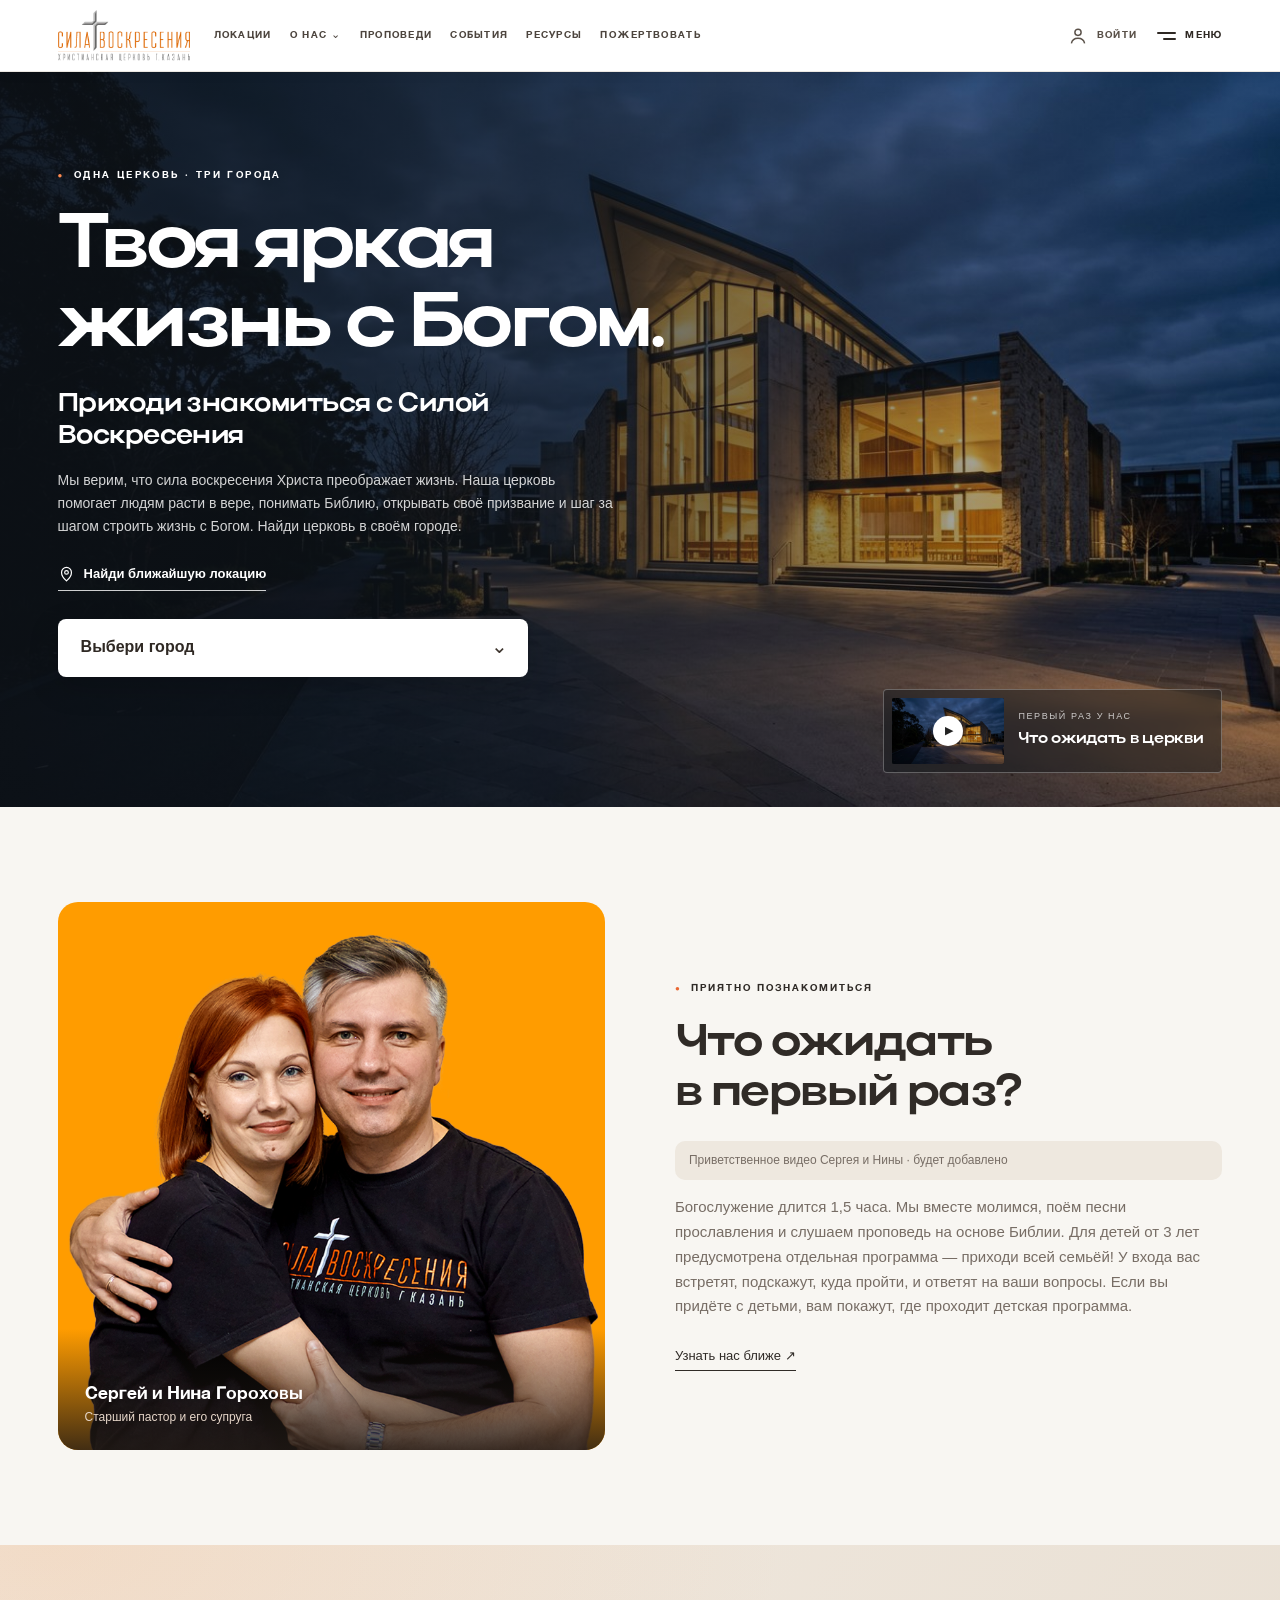
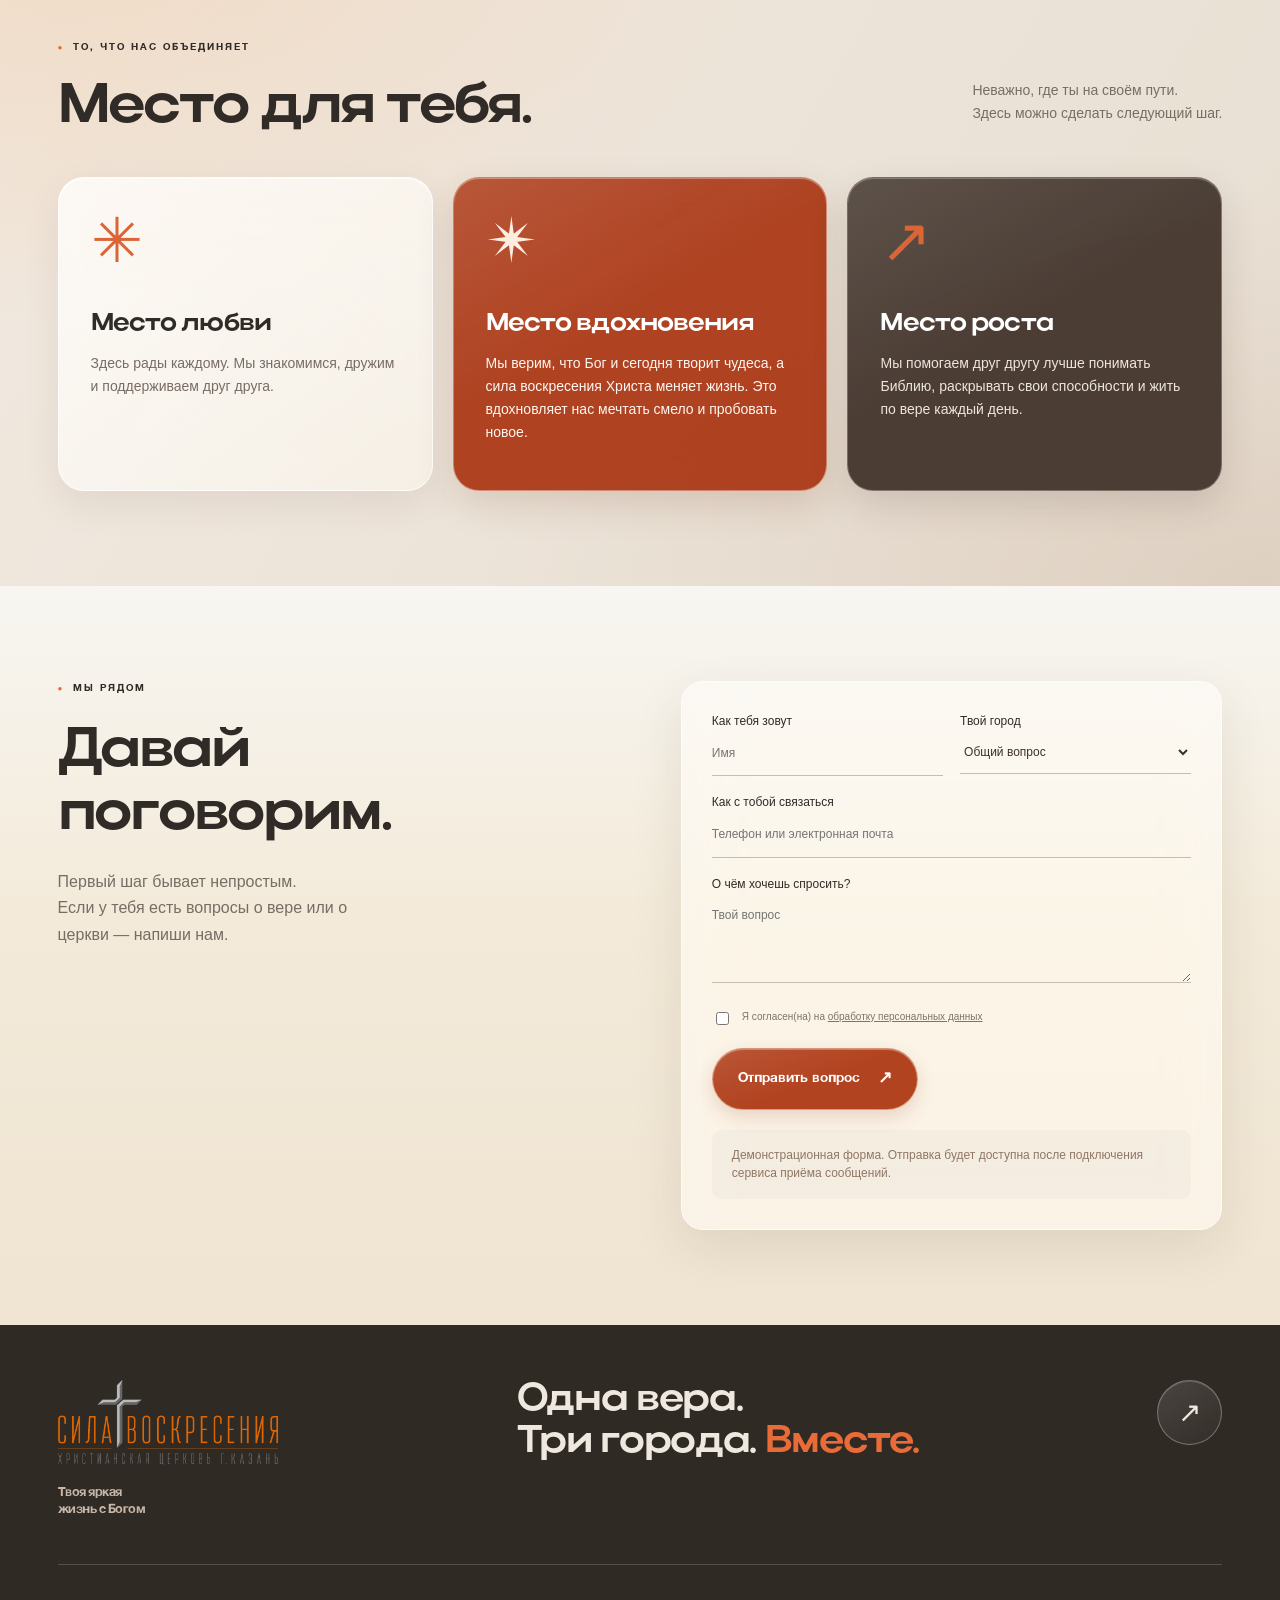
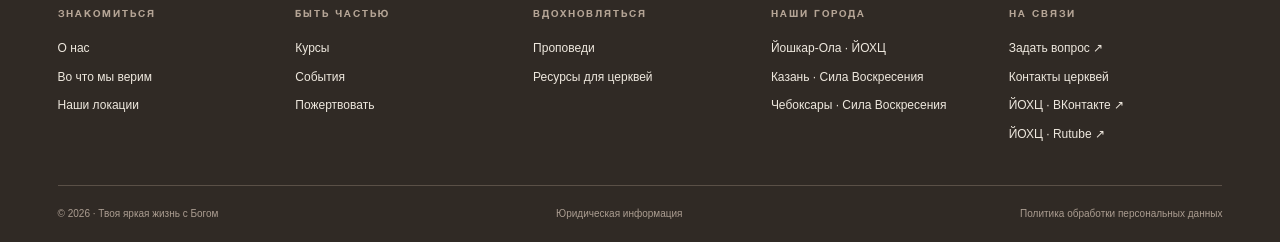
<file: site/shell.html>
<!doctype html><html lang="ru"><head><meta charset="utf-8"><meta name="viewport" content="width=device-width, initial-scale=1"><title>Твоя яркая жизнь с Богом</title><link rel="stylesheet" href="style.css?v=hero1"></head><body><header><a class="brand" href="#/" aria-label="Главная"><img class="brand-logo" src="assets/logo.png" alt="Сила Воскресения — христианская церковь г. Казань"><span class="brand-tagline">Твоя яркая<br>жизнь с Богом</span></a><nav><a href="#/locations">Локации</a><div class="dropdown"><a href="#/about">О нас <small>⌄</small></a><div><a href="#/about">Кто мы</a><a href="#/beliefs">Во что мы верим</a><a href="#/courses">Курсы</a></div></div><a href="#/sermons">Проповеди</a><a href="#/events">События</a><a href="#/resources">Ресурсы</a><a class="button small" href="#/donate">Пожертвовать</a></nav><div class="header-actions"><a class="account-link" href="#/question" aria-label="Задать вопрос"><svg viewBox="0 0 24 24" aria-hidden="true"><circle cx="12" cy="8" r="3.4"/><path d="M4.8 20c.7-3.7 3.5-5.6 7.2-5.6s6.5 1.9 7.2 5.6"/></svg><span>ВОЙТИ</span></a><button class="mobile" aria-label="Открыть меню" onclick="toggleMenu()"><span class="menu-lines"><i></i><i></i></span><span>МЕНЮ</span></button></div></header><div class="menu-overlay" id="menu-overlay" aria-hidden="true"><div class="menu-overlay-inner"><button class="menu-close" onclick="toggleMenu(false)">ЗАКРЫТЬ <span>✕</span></button><div class="menu-grid"><div><span>О ЦЕРКВИ</span><a href="#/about">Кто мы</a><a href="#/beliefs">Во что мы верим</a><a href="#/courses">Курсы</a><a href="#/question">Задать вопрос</a></div><div><span>БЫТЬ ЧАСТЬЮ</span><a href="#/locations">Локации</a><a href="#/events">События</a><a href="#/sermons">Проповеди</a><a href="#/donate">Пожертвовать</a></div><div><span>НАШИ ГОРОДА</span><a href="#/city/0">Йошкар-Ола · ЙОХЦ</a><a href="#/city/1">Казань · Сила Воскресения</a><a href="#/city/2">Чебоксары · Сила Воскресения</a></div><div><span>ДЛЯ ВСЕХ</span><a href="#/children/0">Дети · Йошкар-Ола</a><a href="#/children/1">Дети · Казань</a><a href="#/resources">Ресурсы для церквей</a><a href="#/legal">Юридическая информация</a></div></div></div></div><main id="app"></main><footer><div class="footer-top"><a class="brand" href="#/"><img class="brand-logo" src="assets/logo.png" alt="Сила Воскресения — христианская церковь г. Казань"><span class="brand-tagline">Твоя яркая<br>жизнь с Богом</span></a><h2>Одна вера.<br>Три города. <em>Вместе.</em></h2><a class="round" href="#/locations">↗</a></div><div class="footer-links"><div><span class="eyebrow">ЗНАКОМИТЬСЯ</span><a href="#/about">О нас</a><a href="#/beliefs">Во что мы верим</a><a href="#/locations">Наши локации</a></div><div><span class="eyebrow">БЫТЬ ЧАСТЬЮ</span><a href="#/courses">Курсы</a><a href="#/events">События</a><a href="#/donate">Пожертвовать</a></div><div><span class="eyebrow">ВДОХНОВЛЯТЬСЯ</span><a href="#/sermons">Проповеди</a><a href="#/resources">Ресурсы для церквей</a></div><div><span class="eyebrow">НАШИ ГОРОДА</span><a href="#/city/0">Йошкар-Ола · ЙОХЦ</a><a href="#/city/1">Казань · Сила Воскресения</a><a href="#/city/2">Чебоксары · Сила Воскресения</a></div><div><span class="eyebrow">НА СВЯЗИ</span><a href="#/question">Задать вопрос ↗</a><span>Контакты церквей</span><a href="https://vk.ru/yoccenter" target="_blank" rel="noopener noreferrer">ЙОХЦ · ВКонтакте ↗</a><a href="https://rutube.ru/channel/25806339/" target="_blank" rel="noopener noreferrer">ЙОХЦ · Rutube ↗</a></div></div><div class="legal"><span>© 2026 · Твоя яркая жизнь с Богом</span><a href="#/legal">Юридическая информация</a><a href="#/privacy">Политика обработки персональных данных</a></div></footer><div id="toast" role="status"></div><script src="app.js?v=hero1"></script></body></html>
</file>
<file: site/style.css>
@font-face{font-family:Actaya;src:local('Actaya');font-weight:700}*{box-sizing:border-box}html{scroll-behavior:smooth}body{margin:0;background:#f8f6f2;color:#302b27;font-family:Helvetica,Arial,sans-serif;font-size:16px;line-height:1.55}a{color:inherit;text-decoration:none}button,input,textarea,select{font:inherit}button,a,input,textarea,select{ -webkit-tap-highlight-color:transparent}button{cursor:pointer}header{height:104px;display:flex;align-items:center;justify-content:space-between;padding:0 4.5%;border-bottom:1px solid #e1ddd5;background:#f8f6f2;position:relative;z-index:5}.brand{display:flex;align-items:center;gap:11px;font-size:15px;line-height:1.12;font-weight:700;letter-spacing:-.5px}.brand-mark{font-size:59px;color:#ed652c;line-height:1}nav{display:flex;gap:29px;align-items:center;font-size:13px}nav a:hover{color:#d75b2a}.dropdown{position:relative;padding:25px 0}.dropdown>div{display:none;position:absolute;top:65px;left:-20px;width:210px;background:#fff;padding:18px;box-shadow:0 12px 32px #32271d18}.dropdown:hover>div,.dropdown:focus-within>div{display:grid;gap:12px}.button{display:inline-flex;align-items:center;justify-content:space-between;gap:35px;padding:18px 25px;border:0;background:#ee6a32;color:#fff;border-radius:3px;font-size:14px;line-height:1.4;font-weight:500}.button:hover{background:#d95723;color:white}.button.small{padding:13px 18px;font-size:12px}.button.dark{background:#332d28}.button.outline{border:1px solid #c7beb4;background:none;color:#342b25}.eyebrow{text-transform:uppercase;font-size:10px;letter-spacing:2px;font-weight:600;display:block}.dot:before{content:'●';color:#e96732;margin-right:9px;font-size:8px}h1,h2,h3{font-family:Actaya,Helvetica,Arial,sans-serif;line-height:1.02;letter-spacing:-2.5px;font-weight:700;margin:0}h1{font-size:clamp(58px,6.5vw,102px)}h2{font-size:clamp(38px,4.4vw,66px)}h3{font-size:28px;letter-spacing:-1px}p{color:#776d65;line-height:1.65}em{font-style:normal;color:#e86b38}.hero{padding:59px 4.5% 0}.hero-top{display:grid;grid-template-columns:1.55fr 1fr;gap:9%;padding-bottom:46px}.hero h1{margin-top:22px;max-width:780px}.hero h1 em{display:block}.hero-aside{padding-top:15px}.hero-aside p{font-size:14px;max-width:370px;margin:0 0 22px}.location-list{border-top:1px solid #d9d1c7}.location-list a{display:flex;align-items:center;justify-content:space-between;padding:12px 2px;border-bottom:1px solid #d9d1c7;font-size:18px;font-weight:500}.location-list a:hover{color:#e86b38;padding-left:10px}.location-list small{font-size:10px;font-weight:400;color:#92867c;margin-left:12px}.hero-photo{height:460px;position:relative;overflow:hidden;border-radius:5px;background:#6a5847}.hero-photo img{width:100%;height:100%;object-fit:cover;object-position:50% 43%;filter:brightness(.72)}.hero-photo:after{content:'';position:absolute;inset:30% 0 0;background:linear-gradient(transparent,#24180cb3)}.photo-caption{position:absolute;bottom:32px;left:35px;color:#fff;z-index:1;font-size:30px;line-height:1.2;letter-spacing:-1px}.photo-caption small{display:block;font-size:10px;letter-spacing:2px;margin-bottom:15px}.photo-badge{position:absolute;bottom:30px;right:30px;z-index:1;border:1px solid #ffffff70;color:white;border-radius:40px;padding:9px 18px;font-size:11px}.ticker{display:flex;justify-content:space-between;padding:26px 3px;font-size:11px;letter-spacing:2px;border-bottom:1px solid #ded8ce}.ticker span:nth-child(even){color:#e96632}.section{padding:95px 4.5%}.section-heading{display:flex;justify-content:space-between;align-items:end;margin-bottom:38px;gap:30px}.section-heading .eyebrow{margin-bottom:20px}.section-heading p{max-width:340px;font-size:14px}.welcome{display:grid;grid-template-columns:1.1fr 1fr;gap:7%;align-items:center}.video-placeholder{height:370px;background:#e7e0d6;display:flex;align-items:center;justify-content:center;position:relative;border-radius:4px;overflow:hidden}.video-placeholder:before{content:'✳';position:absolute;font-size:360px;color:#ded2c2;transform:rotate(-10deg)}.play{height:72px;width:72px;background:#f8f6f2;border:0;border-radius:50%;z-index:1;font-size:20px;color:#e66a33}.video-placeholder .label{position:absolute;bottom:22px;left:24px;font-size:12px}.welcome h2{margin:22px 0}.welcome p{font-size:14px}.textlink{display:inline-block;border-bottom:1px solid;padding-bottom:4px;font-size:13px;margin-top:12px}.values{background:#eae4da}.value-grid{display:grid;grid-template-columns:repeat(3,1fr);gap:20px}.value-card{padding:32px;background:#f7f4ed;min-height:305px;border-radius:4px}.value-icon{font-size:62px;color:#db6537;height:100px;line-height:1}.value-card p{font-size:14px;max-width:310px}.value-card:nth-child(2){background:#d66d42;color:white}.value-card:nth-child(2) p,.value-card:nth-child(2) .value-icon{color:#ffede1}.value-card:nth-child(3){background:#4b4036;color:#fff}.value-card:nth-child(3) p{color:#d4c9be}.question{display:grid;grid-template-columns:1fr 1fr;gap:12%}.question h2{margin:23px 0}.question p{max-width:330px}.form-grid{display:grid;grid-template-columns:1fr 1fr;gap:17px}label{display:block;font-size:12px}input,select,textarea{width:100%;background:transparent;border:0;border-bottom:1px solid #c6bcb0;padding:13px 0;outline:none;border-radius:0;color:#3b322a}input:focus,select:focus,textarea:focus{border-color:#e86631}textarea{resize:vertical;min-height:90px}.full{grid-column:1/-1}.check{display:flex;gap:10px;align-items:start;font-size:10px;color:#7d746c;margin:20px 0}.check input{width:auto;margin-top:3px}.check a{text-decoration:underline}footer{padding:55px 4.5% 20px;background:#302a25;color:#eee8de}.footer-top{display:flex;align-items:start;justify-content:space-between;padding-bottom:45px;border-bottom:1px solid #5a5047}.footer-top h2{font-size:45px}.round{border:1px solid #827366;border-radius:50%;width:65px;height:65px;display:grid;place-items:center;font-size:28px}.footer-links{display:grid;grid-template-columns:repeat(4,1fr);padding:42px 0;gap:20px}.footer-links>div{display:flex;flex-direction:column;gap:10px;font-size:12px}.footer-links .eyebrow{color:#b5a596;margin-bottom:7px}.legal{display:flex;justify-content:space-between;gap:20px;border-top:1px solid #5a5047;padding-top:20px;color:#ab9d91;font-size:10px}.page-head{padding:65px 4.5% 48px;background:#eee8df}.page-head h1{font-size:70px;margin:22px 0}.page-head p{max-width:650px}.crumb{font-size:12px;color:#918176}.cards{display:grid;grid-template-columns:repeat(3,1fr);gap:24px}.card{padding:32px;border:1px solid #d9d0c4;border-radius:4px;display:flex;flex-direction:column;align-items:start;gap:18px}.card .number{font-size:12px;color:#b09784}.card p{font-size:14px;flex:1;margin:0}.card a{margin-top:auto}.card h3{line-height:1.15}.filters{display:flex;flex-wrap:wrap;gap:10px;margin-bottom:35px}.chip{border:1px solid #cfc4b6;border-radius:30px;background:none;color:#66594e;padding:10px 22px;font-size:13px}.chip.active{background:#e86b38;color:white;border-color:#e86b38}.content{max-width:850px;margin:auto}.content h2{font-size:40px;margin:42px 0 20px}.content h3{margin:30px 0 15px}.content p{font-size:16px}.content li{margin-bottom:18px;color:#776d65}.placeholder{background:#e9e2d8;padding:45px 30px;border-radius:4px;text-align:center;color:#8f7f70;min-height:150px;display:grid;place-items:center}.info-grid{display:grid;grid-template-columns:1fr 1fr;gap:24px;margin:30px 0}.empty{padding:45px;border:1px dashed #c6b8a8;color:#847364;text-align:center}.notice{font-size:12px;color:#8f7764;background:#eee7dd;padding:16px 20px;margin-top:20px}.mobile{display:none}#toast{position:fixed;bottom:25px;left:50%;transform:translateX(-50%);padding:18px 25px;background:#302a25;color:#fff;z-index:20;border-radius:4px;display:none;max-width:90%;font-size:14px}.search{max-width:550px;margin-bottom:30px}.donate-options{display:grid;grid-template-columns:1fr 1fr;gap:12px;margin-bottom:25px}.donate-options button{border:1px solid #d2c5b5;padding:18px;background:transparent;text-align:left}.donate-options button.active{border-color:#e86b38;background:#f5e0d3}@media(min-width:1500px){body{max-width:1800px;margin:auto}}@media(max-width:1050px){nav{gap:15px;font-size:11px}header{padding:0 3%}.brand{font-size:12px}.hero-top{gap:5%}.location-list small{display:none}}@media(max-width:760px){header{height:80px;padding:0 6%}.brand{font-size:13px}.brand-mark{font-size:48px}.mobile{display:block;border:0;background:none;font-size:26px}nav{display:none;position:absolute;top:80px;left:0;right:0;background:#f8f6f2;padding:25px 6%;font-size:15px;box-shadow:0 12px 20px #352b241a}nav.open{display:flex;flex-direction:column;align-items:stretch}.dropdown{padding:0}.dropdown>div{position:static;box-shadow:none;background:none}.hero{padding:35px 6% 0}.hero-top{grid-template-columns:1fr;gap:28px;padding-bottom:30px}h1{font-size:61px;letter-spacing:-3px}.hero h1{margin-top:18px}.hero-aside{padding:0}.hero-aside p{max-width:100%;font-size:14px}.hero-photo{height:340px}.photo-caption{left:22px;bottom:25px;font-size:25px}.photo-badge{display:none}.ticker{font-size:8px;letter-spacing:1px}.ticker span:last-child,.ticker span:nth-last-child(2){display:none}.section{padding:58px 6%}.welcome,.question{grid-template-columns:1fr;gap:35px}.video-placeholder{height:280px}.welcome{display:flex;flex-direction:column-reverse;align-items:stretch}.section-heading{align-items:start;flex-direction:column;gap:10px}.section-heading p{margin:0}.value-grid,.cards{grid-template-columns:1fr}.value-card{min-height:260px}.footer-top{flex-wrap:wrap;gap:35px}.footer-top h2{font-size:34px}.round{width:48px;height:48px}.footer-links{grid-template-columns:1fr 1fr;gap:30px}.legal{flex-direction:column;gap:12px}.page-head{padding:40px 6% 30px}.page-head h1{font-size:49px;letter-spacing:-2px}.info-grid,.donate-options{grid-template-columns:1fr}.form-grid{gap:18px}.content h2{font-size:34px}.question h2{font-size:48px}}

/* Brand assets and softer controls */
.brand-logo{display:block;width:170px;height:auto;flex-shrink:0}.brand-tagline{padding-left:14px;border-left:1px solid #cfc5b9;font-size:12px;line-height:1.3;white-space:nowrap}header .brand{gap:14px}header nav{gap:21px}footer .brand{flex-direction:column;align-items:start;gap:20px}footer .brand-logo{width:220px}footer .brand-tagline{border-left:0;padding:0;color:#c6b7a9;font-size:13px}.button{border-radius:999px;transition:background .2s,transform .2s,box-shadow .2s}.button:hover{transform:translateY(-2px);box-shadow:0 7px 18px #8d42151a}.button:active{transform:translateY(0);box-shadow:none}.button span{font-size:17px}.donate-options button{border-radius:16px;transition:background .2s,border-color .2s}.chip{transition:background .2s,transform .2s}.chip:hover{transform:translateY(-1px);border-color:#e86b38}a:focus-visible,button:focus-visible{outline:3px solid #e86b38;outline-offset:5px}.pastor-portrait{margin:0;position:relative;background:#ff9c00;border-radius:20px;overflow:hidden}.pastor-portrait img{display:block;width:100%;height:auto}.pastor-portrait figcaption{position:absolute;bottom:0;left:0;right:0;padding:52px 27px 24px;background:linear-gradient(transparent,#211a16d9);color:#fff;display:flex;flex-direction:column;line-height:1.5}.pastor-portrait figcaption strong{font-size:18px;font-weight:500}.pastor-portrait figcaption span{font-size:12px;color:#e6d6c9}.content>.pastor-portrait{max-width:620px}.welcome .pastor-portrait{max-width:560px}.mobile{border-radius:10px}
@media(max-width:1200px) and (min-width:761px){header .brand-tagline{display:none}header nav{gap:16px}.brand-logo{width:150px}}
@media(max-width:760px){header .brand-logo{width:145px}header .brand{gap:10px}header .brand-tagline{font-size:10px;padding-left:10px}.welcome .pastor-portrait{width:100%;max-width:100%}.pastor-portrait{border-radius:16px}.pastor-portrait figcaption{padding:45px 20px 20px}.button{padding:16px 23px}.footer-top .brand{width:100%}}

/* Layout revision: header, hero and actions */
header{height:auto;min-height:108px;gap:28px;padding:18px 4.5%}header .brand{flex-shrink:0}header .brand-logo{width:152px}header .brand-tagline{display:block;font-size:11px}header nav{gap:clamp(14px,1.5vw,25px);flex-wrap:nowrap}header nav>a,.dropdown>a{white-space:nowrap}.button{max-width:100%;min-height:48px;gap:18px;text-align:left;line-height:1.4;vertical-align:middle;flex-shrink:0}.button span{flex-shrink:0}.button.small{min-height:44px;padding:12px 20px;white-space:nowrap}.card{min-width:0}.card .button{width:100%;margin-top:auto;white-space:normal}.hero{padding-top:64px;padding-bottom:60px;border-bottom:1px solid #ded8ce}.hero-top{grid-template-columns:minmax(0,1.35fr) minmax(290px,.85fr);gap:clamp(36px,7vw,110px);padding:0;align-items:center}.hero h1{font-size:clamp(58px,6.3vw,96px);letter-spacing:-3.5px}.vision-copy{font-size:16px;max-width:590px;margin:26px 0 0}.hero-aside{padding:30px;background:#eee8df;border:1px solid #ded5ca;border-radius:20px;min-width:0}.hero-aside h2{font-size:38px;letter-spacing:-1.5px;margin:18px 0 28px}.hero-aside>.eyebrow:not(.dot){font-size:9px;letter-spacing:1.5px}.location-list a{gap:20px;font-size:20px;padding:16px 0}.location-list a>span:first-child{min-width:0}.location-list small{display:none}.location-list a>span:last-child{flex-shrink:0}.welcome{grid-template-columns:minmax(0,1fr) minmax(0,1fr);gap:6%}.welcome p{font-size:15px}.video-note{padding:10px 14px;border-radius:10px;background:#eee8df;font-size:12px!important}.question{grid-template-columns:minmax(0,1fr) minmax(0,1fr);gap:7%}.form-grid>*{min-width:0}.info-grid{grid-template-columns:repeat(2,minmax(0,1fr))}.content>.button{margin:8px 8px 8px 0}.footer-top{gap:32px}.footer-top h2{min-width:0}h1,h2,h3{overflow-wrap:break-word}
@media(max-width:1250px){header{min-height:94px;padding:14px 5%}header .brand-tagline{display:block}.mobile{display:grid;place-items:center;width:46px;height:46px;border:1px solid #d6cabe;background:transparent;font-size:25px;flex-shrink:0}header nav{display:none;position:absolute;top:100%;left:0;right:0;padding:24px 5%;background:#f8f6f2;border-bottom:1px solid #d7cbbd;box-shadow:0 12px 20px #352b2410;font-size:15px}header nav.open{display:flex;flex-direction:column;align-items:stretch;gap:0}header nav.open>a{padding:14px 0;border-bottom:1px solid #e2d9cf}header nav.open>.button{padding:14px 22px;margin-top:15px;align-self:flex-start;border-bottom:0}.dropdown{padding:14px 0;border-bottom:1px solid #e2d9cf}.dropdown>div{position:static;box-shadow:none;padding:16px 0 0 16px;background:transparent;width:auto;gap:14px}.hero-top{gap:35px}.value-card{padding:26px}.cards{grid-template-columns:repeat(2,minmax(0,1fr))}}
@media(min-width:761px) and (max-width:1000px){.hero h1{font-size:60px}.hero-top{grid-template-columns:minmax(0,1.15fr) minmax(280px,1fr);gap:28px}.hero-aside{padding:24px}.vision-copy{font-size:14px}.hero-aside h2{font-size:33px}.section{padding-top:65px;padding-bottom:65px}.value-grid{gap:14px}.value-card{padding:22px}.value-card h3{font-size:24px}.value-card p{font-size:13px}}
@media(max-width:760px){header{min-height:88px;padding:14px 6%}header .brand-logo{width:138px}header .brand-tagline{font-size:10px;display:block}.hero{padding:36px 6% 42px}.hero-top{grid-template-columns:minmax(0,1fr);gap:32px}.hero h1{font-size:clamp(46px,9.5vw,66px);letter-spacing:-2.5px}.hero-aside{padding:24px}.hero-aside h2{font-size:34px}.vision-copy{font-size:15px;max-width:100%}.welcome{display:grid;grid-template-columns:minmax(0,1fr);gap:30px}.welcome .pastor-portrait{order:0}.welcome>div{order:1}.question{grid-template-columns:minmax(0,1fr);gap:28px}.cards,.info-grid{grid-template-columns:minmax(0,1fr)}.card .button{width:auto}.footer-top h2{font-size:32px}.footer-top .round{flex-shrink:0}.form-grid{grid-template-columns:minmax(0,1fr)}.full{grid-column:auto}.button{min-height:48px}.value-grid{grid-template-columns:minmax(0,1fr)}}
@media(max-width:380px){header .brand-tagline{font-size:9px;padding-left:8px}header .brand-logo{width:115px}.mobile{width:40px;height:40px}.hero h1{font-size:44px}}

/* Supplied Actay Wide Bold, with Cyrillic */
@font-face{font-family:'Actay Wide';src:url('assets/fonts/ActayWide-Bold.otf') format('opentype');font-weight:700;font-style:normal;font-display:swap}
h1,h2,h3{font-family:'Actay Wide',Helvetica,Arial,sans-serif;font-weight:700;letter-spacing:-.035em;line-height:1.12}
.hero h1{font-size:clamp(48px,5.3vw,82px);letter-spacing:-.045em;line-height:1.1}.hero-aside h2{font-size:32px;letter-spacing:-.03em}.page-head h1{font-size:clamp(38px,5.3vw,70px)}.card h3{font-size:25px;line-height:1.2}.value-card h3{font-size:25px}.footer-top h2{font-size:38px}.content h2{font-size:36px}.welcome h2{font-size:clamp(32px,3.5vw,52px)}
@media(max-width:1000px) and (min-width:761px){.hero h1{font-size:48px}.hero-top{grid-template-columns:minmax(0,1.15fr) minmax(280px,1fr)}.hero-aside h2{font-size:29px}.value-card h3{font-size:20px}.value-card{padding:20px}}
@media(max-width:760px){.hero h1{font-size:clamp(37px,7.6vw,59px)}h2{font-size:34px}.hero-aside h2{font-size:30px}.value-card h3{font-size:25px}.question h2{font-size:38px}.footer-top h2{font-size:29px}.content h2{font-size:30px}}

/* ---- Стекло в стиле Apple: точечно и сдержанно ---- */
html{scroll-padding-top:118px}
header{position:sticky;top:0;z-index:15;background:rgba(248,246,242,.72);-webkit-backdrop-filter:blur(18px) saturate(1.6);backdrop-filter:blur(18px) saturate(1.6);border-bottom:1px solid rgba(60,50,40,.1)}
.hero{background:radial-gradient(120% 150% at 88% -10%,#f6e7d9 0%,rgba(246,231,217,0) 55%),radial-gradient(90% 130% at -5% 110%,#f1e8da 0%,rgba(241,232,218,0) 50%)}
.hero-aside{background:rgba(255,255,255,.55);-webkit-backdrop-filter:blur(22px) saturate(1.5);backdrop-filter:blur(22px) saturate(1.5);border:1px solid rgba(255,255,255,.75);border-radius:24px;box-shadow:0 20px 45px rgba(90,60,35,.12)}
.dropdown>div{background:rgba(255,255,255,.8);-webkit-backdrop-filter:blur(20px) saturate(1.6);backdrop-filter:blur(20px) saturate(1.6);border:1px solid rgba(255,255,255,.85);border-radius:14px;box-shadow:0 16px 40px rgba(50,39,29,.16)}
.question{background:linear-gradient(180deg,#f8f6f2 0%,#f3ead9 45%,#f0e4d2 100%)}
.question form{background:rgba(255,255,255,.5);-webkit-backdrop-filter:blur(24px) saturate(1.5);backdrop-filter:blur(24px) saturate(1.5);border:1px solid rgba(255,255,255,.7);border-radius:22px;padding:30px;box-shadow:0 18px 50px rgba(60,45,30,.1)}
.question .notice{background:rgba(238,231,221,.55);border-radius:10px}
#toast{background:rgba(48,42,37,.78);-webkit-backdrop-filter:blur(16px) saturate(1.4);backdrop-filter:blur(16px) saturate(1.4);border:1px solid rgba(255,255,255,.14);border-radius:16px}
@media(max-width:760px){nav{top:100%;background:rgba(248,246,242,.9);-webkit-backdrop-filter:blur(24px) saturate(1.5);backdrop-filter:blur(24px) saturate(1.5);border-bottom:1px solid rgba(60,50,40,.1)}.dropdown>div{background:none;border:0;box-shadow:none;-webkit-backdrop-filter:none;backdrop-filter:none}.question form{padding:22px;border-radius:18px}html{scroll-padding-top:96px}}
@supports not ((backdrop-filter:blur(2px)) or (-webkit-backdrop-filter:blur(2px))){header{background:#f8f6f2}.hero-aside{background:#eee8df}.dropdown>div{background:#fff}.question form{background:#f7f4ed}#toast{background:#302a25}}
@media (prefers-reduced-transparency:reduce){header{background:#f8f6f2}.hero-aside{background:#eee8df}.dropdown>div{background:#fff}.question form{background:#f7f4ed}#toast{background:#302a25}}

/* Helvetica с кириллицей: в предоставленном файле есть только жирное начертание.
   Для обычного текста используем установленную Helvetica / Arial. */
@font-face{
  font-family:'Church Helvetica Bold';
  src:url('assets/fonts/helvetica_boldcyrusbyme.otf') format('opentype');
  font-style:normal;
  font-weight:700;
  font-display:swap;
}
strong,b,.brand-tagline,.eyebrow,.button,.chip.active{
  font-family:'Church Helvetica Bold',Helvetica,Arial,sans-serif;
}

/* Мягкие цветные блики под стеклом, без потери исходной палитры. */
.values{
  background:
    radial-gradient(ellipse at 4% 0%,rgba(243,189,145,.31),transparent 42%),
    radial-gradient(ellipse at 98% 100%,rgba(177,140,111,.18),transparent 44%),
    linear-gradient(120deg,#f1e9df,#e8dfd3);
}
.value-card,.card{
  border-radius:26px;
  border:1px solid rgba(255,255,255,.78);
  background:linear-gradient(145deg,rgba(255,255,255,.76),rgba(255,253,249,.43));
  box-shadow:inset 0 1px 0 rgba(255,255,255,.78),0 14px 36px rgba(85,60,41,.09);
  -webkit-backdrop-filter:blur(18px) saturate(135%);
  backdrop-filter:blur(18px) saturate(135%);
}
.value-card:nth-child(2){
  color:#fff;
  border-color:rgba(255,239,226,.38);
  background:
    linear-gradient(150deg,rgba(255,255,255,.11),transparent 46%),
    rgba(171,56,22,.94);
  box-shadow:inset 0 1px 0 rgba(255,255,255,.32),0 14px 36px rgba(113,55,30,.16);
}
.value-card:nth-child(2) p{color:#fff7f1}
.value-card:nth-child(2) .value-icon{color:#ffeddf}
.value-card:nth-child(3){
  color:#fff;
  border-color:rgba(255,246,237,.25);
  background:
    linear-gradient(150deg,rgba(255,255,255,.10),transparent 47%),
    rgba(65,52,43,.94);
  box-shadow:inset 0 1px 0 rgba(255,255,255,.25),0 14px 36px rgba(59,43,33,.15);
}
.value-card:nth-child(3) p{color:#eee5dc}

/* Полупрозрачные, но контрастные кнопки с тонкой внутренней подсветкой. */
.button{
  font-weight:700;
  color:#fff;
  border:1px solid rgba(255,239,225,.48);
  background:linear-gradient(160deg,rgba(255,255,255,.10),transparent 52%),rgba(174,56,19,.94);
  box-shadow:inset 0 1px 0 rgba(255,255,255,.30),0 7px 18px rgba(145,57,24,.17);
  -webkit-backdrop-filter:blur(14px) saturate(145%);
  backdrop-filter:blur(14px) saturate(145%);
  transition:background .2s,border-color .2s,transform .2s,box-shadow .2s;
}
.button:hover{
  color:#fff;
  background:linear-gradient(160deg,rgba(255,255,255,.11),transparent 52%),rgba(157,48,16,.96);
  border-color:rgba(255,244,231,.62);
  box-shadow:inset 0 1px 0 rgba(255,255,255,.36),0 10px 22px rgba(145,57,24,.22);
}
.button:active{transform:translateY(0);box-shadow:inset 0 1px 4px rgba(82,31,12,.16)}
.button.dark{
  background:linear-gradient(160deg,rgba(255,255,255,.12),transparent 55%),rgba(47,39,34,.94);
  border-color:rgba(255,255,255,.25);
}
.button.dark:hover{background:linear-gradient(160deg,rgba(255,255,255,.12),transparent 55%),rgba(37,30,26,.97)}
.button.outline{
  color:#45362c;
  border-color:rgba(132,101,79,.30);
  background:linear-gradient(150deg,rgba(255,255,255,.75),rgba(255,252,247,.36));
  box-shadow:inset 0 1px 0 rgba(255,255,255,.9),0 5px 15px rgba(75,52,36,.08);
}
.button.outline:hover{
  color:#9a3f1d;
  border-color:rgba(178,93,51,.45);
  background:linear-gradient(150deg,rgba(255,255,255,.9),rgba(249,237,226,.68));
  box-shadow:inset 0 1px 0 rgba(255,255,255,.95),0 8px 20px rgba(75,52,36,.12);
}
.chip,.donate-options button,.mobile{
  background:linear-gradient(145deg,rgba(255,255,255,.70),rgba(255,252,248,.32));
  border-color:rgba(149,122,103,.32);
  box-shadow:inset 0 1px 0 rgba(255,255,255,.75),0 5px 15px rgba(75,52,36,.05);
  -webkit-backdrop-filter:blur(14px) saturate(135%);
  backdrop-filter:blur(14px) saturate(135%);
}
.chip.active{
  color:#fff;
  border-color:rgba(162,54,20,.65);
  background:linear-gradient(155deg,rgba(255,255,255,.10),transparent 55%),rgba(174,56,19,.94);
  box-shadow:inset 0 1px 0 rgba(255,255,255,.28),0 5px 14px rgba(145,57,24,.16);
  font-weight:700;
}
.donate-options button.active{
  background:linear-gradient(145deg,rgba(255,247,239,.92),rgba(245,218,198,.72));
  border-color:#d46b39;
}
.round{
  background:linear-gradient(145deg,rgba(255,255,255,.13),rgba(255,255,255,.02));
  border-color:rgba(255,255,255,.3);
  box-shadow:inset 0 1px 0 rgba(255,255,255,.12);
  -webkit-backdrop-filter:blur(12px);
  backdrop-filter:blur(12px);
}
@media(max-width:1250px){
  header nav{
    background:rgba(248,246,242,.91);
    -webkit-backdrop-filter:blur(24px) saturate(150%);
    backdrop-filter:blur(24px) saturate(150%);
  }
  header .dropdown>div{background:none;border:0;box-shadow:none;-webkit-backdrop-filter:none;backdrop-filter:none}
}
@media(max-width:760px){.value-card,.card{border-radius:22px}}
@media (prefers-reduced-motion:reduce){html{scroll-behavior:auto}.button,.chip{transition:none}.button:hover,.chip:hover{transform:none}}
@supports not ((backdrop-filter:blur(2px)) or (-webkit-backdrop-filter:blur(2px))){
  .value-card,.card{background:#f9f6f0}
  .value-card:nth-child(2){background:#b54520}
  .value-card:nth-child(3){background:#43372f}
  .button{background:#b3411c}
  .button.dark{background:#302a25}
  .button.outline,.chip,.donate-options button,.mobile{background:#faf7f2}
  .chip.active{background:#b3411c}
}
@media (prefers-reduced-transparency:reduce){
  .value-card,.card{background:#f9f6f0;-webkit-backdrop-filter:none;backdrop-filter:none}
  .value-card:nth-child(2){background:#b54520}
  .value-card:nth-child(3){background:#43372f}
  .button{background:#b3411c;-webkit-backdrop-filter:none;backdrop-filter:none}
  .button.dark{background:#302a25}
  .button.outline,.chip,.donate-options button,.mobile{background:#faf7f2;-webkit-backdrop-filter:none;backdrop-filter:none}
  .chip.active{background:#b3411c}
  header nav{background:#f8f6f2;-webkit-backdrop-filter:none;backdrop-filter:none}
}
/* Updated local churches and donation destinations */
.local-page .content{max-width:1040px}.local-intro{max-width:780px}.local-page .info-grid{align-items:stretch}.local-page .info-grid .card h3{font-size:clamp(22px,2.3vw,30px);line-height:1.3}.local-page .info-grid .card{justify-content:center}.local-page .info-grid .button{margin-top:18px;width:auto}.local-pastor{max-width:480px!important;margin-top:25px}.local-page h2{margin-top:64px}.ministry-grid{display:grid;grid-template-columns:repeat(2,minmax(0,1fr));gap:20px;margin:28px 0}.ministry-grid .card h3{font-size:25px}.ministry-grid .card p{font-size:15px}.age-groups{display:flex;flex-wrap:wrap;gap:12px;margin:22px 0}.age-groups span{display:inline-flex;align-items:center;padding:14px 20px;background:linear-gradient(135deg,#ffffffb5,#f1dfcf75);border:1px solid #ffffffd9;box-shadow:inset 0 1px 0 #fff,0 5px 20px #48332408;border-radius:18px;backdrop-filter:blur(14px)}.action-row{display:flex;flex-wrap:wrap;gap:12px;margin:24px 0}.muted{font-size:13px!important;color:#827265}.pending-links{line-height:2}.donation-choice{display:flex;justify-content:space-between;gap:16px;align-items:center;border:1px solid #ddd0c2;border-radius:18px;padding:20px;background:linear-gradient(140deg,#ffffffa8,#f0e5d95c);box-shadow:inset 0 1px 0 #fff;backdrop-filter:blur(15px);font-size:14px;transition:border-color .2s,background .2s}.donation-choice:hover{border-color:#dc9065}.donation-choice.active{border-color:#d46b39;background:linear-gradient(145deg,#fff7efe8,#f5dac6b8);box-shadow:inset 0 1px 0 #fff,0 5px 20px #a4632220}.donation-choice>span:last-child{flex-shrink:0;color:#ad4e29}.donation-panel{padding:30px;border:1px solid #fff;border-radius:24px;background:linear-gradient(130deg,#ffffffa8,#f0e5d968);box-shadow:inset 0 1px 0 #fff,0 8px 25px #48332408;backdrop-filter:blur(20px)}.donation-panel h3{font-size:25px;line-height:1.3}.donation-panel label{max-width:340px}.donation-panel .button{margin:12px 0}.footer-links{grid-template-columns:repeat(5,minmax(0,1fr));gap:24px}.footer-links>div{min-width:0}.footer-links a{overflow-wrap:anywhere}
@media(max-width:1050px){.footer-links{grid-template-columns:repeat(3,minmax(0,1fr))}}
@media(max-width:760px){.ministry-grid{grid-template-columns:minmax(0,1fr)}.local-page h2{margin-top:45px}.local-page .info-grid .card h3{font-size:24px}.donation-panel{padding:22px}.donation-panel .button{white-space:normal;max-width:100%}.footer-links{grid-template-columns:repeat(2,minmax(0,1fr))}.age-groups{gap:8px}.age-groups span{font-size:14px;padding:12px 16px}}

/* ---- Compact light header + full-width photo hero ---- */
html{scroll-padding-top:72px}
header{height:72px;min-height:72px;padding:0 4.5%;gap:24px;background:#fff;border-bottom:1px solid #ece8e2;box-shadow:0 2px 12px rgba(35,28,22,.05);-webkit-backdrop-filter:none;backdrop-filter:none}
header .brand{gap:0;flex-shrink:0}
header .brand-logo{width:132px}
header .brand-tagline{display:none}
header nav{gap:clamp(12px,1.4vw,22px);font-family:'Church Helvetica Bold',Helvetica,Arial,sans-serif;font-size:10px;letter-spacing:1.3px;text-transform:uppercase;color:#4d453e}
header nav>a,header nav .dropdown>a{white-space:nowrap}
header nav .dropdown>a small{font-size:11px}
header nav>.button.small{padding:0;min-height:0;gap:0;background:none;border:0;border-radius:0;box-shadow:none;-webkit-backdrop-filter:none;backdrop-filter:none;color:inherit;font:inherit;letter-spacing:inherit;text-transform:uppercase;font-family:inherit}
header nav>.button.small:hover{background:none;color:#e86b38;transform:none;box-shadow:none}
.header-actions{display:flex;align-items:center;gap:20px;flex-shrink:0;margin-left:auto}
.account-link{display:flex;align-items:center;gap:8px;font-family:'Church Helvetica Bold',Helvetica,Arial,sans-serif;font-size:10px;letter-spacing:1.3px;color:#5a5149;white-space:nowrap}
.account-link svg{width:22px;height:22px;fill:none;stroke:currentColor;stroke-width:1.6}
.account-link:hover{color:#e86b38}
header .mobile{display:flex;align-items:center;gap:9px;width:auto;height:auto;padding:0;border:0;border-radius:0;background:none;box-shadow:none;-webkit-backdrop-filter:none;backdrop-filter:none;font-family:'Church Helvetica Bold',Helvetica,Arial,sans-serif;font-size:10px;letter-spacing:1.3px;color:#2f2924;text-transform:uppercase}
.menu-lines{display:grid;gap:4px;width:19px}
.menu-lines i{display:block;height:2px;background:currentColor;border-radius:2px}
.menu-lines i:last-child{width:70%;justify-self:end}
header .mobile:hover{color:#e86b38}
.menu-overlay{position:fixed;inset:72px 0 0;z-index:30;background:rgba(29,25,22,.55);opacity:0;visibility:hidden;transition:opacity .2s,visibility .2s}
.menu-overlay.open{opacity:1;visibility:visible}
.menu-overlay-inner{background:#fff;max-height:100%;overflow:auto;padding:36px 4.5% 60px;box-shadow:0 18px 40px rgba(0,0,0,.18)}
.menu-close{display:block;margin-left:auto;padding:0 0 8px;border:0;background:none;font-family:'Church Helvetica Bold',Helvetica,Arial,sans-serif;font-size:10px;letter-spacing:1.6px;color:#6b6057}
.menu-close span{font-size:15px;margin-left:8px}
.menu-grid{display:grid;grid-template-columns:repeat(4,minmax(0,1fr));gap:30px}
.menu-grid>div{display:flex;flex-direction:column;gap:13px;min-width:0}
.menu-grid>div>span{font-family:'Church Helvetica Bold',Helvetica,Arial,sans-serif;font-size:10px;letter-spacing:2px;color:#e86b38;margin-bottom:8px}
.menu-grid a{font-family:'Actay Wide',Helvetica,Arial,sans-serif;font-size:20px;line-height:1.25;letter-spacing:-.02em}
.menu-grid a:hover{color:#e86b38}
.hero{display:block;min-height:clamp(640px,78vh,820px);padding:0;border:0;background:none;color:#fff;position:relative;overflow:hidden}
.hero:before{content:'';position:absolute;inset:0;background:url('assets/hero-church.jpg') center 45%/cover no-repeat}
.hero:after{content:'';position:absolute;inset:0;background:linear-gradient(90deg,rgba(13,18,24,.88) 0%,rgba(16,22,28,.70) 38%,rgba(16,22,28,.18) 100%)}
.hero-inner{position:relative;z-index:2;max-width:780px;padding:96px 4.5% 130px}
.hero .eyebrow.dot{color:#fff;font-size:10px;letter-spacing:2.4px}
.hero .eyebrow.dot:before{color:#ff8b50}
.hero h1{color:#fff;font-size:clamp(56px,6vw,94px);line-height:1.04;letter-spacing:-.045em;margin:24px 0 22px;max-width:720px}
.hero h1 em{display:inline;color:#fff}
.hero-subtitle{color:#fff;font-family:'Actay Wide',Helvetica,Arial,sans-serif;font-size:clamp(20px,2vw,27px);line-height:1.25;letter-spacing:-.02em;margin:0 0 16px;max-width:560px}
.hero-copy{color:rgba(255,255,255,.82);font-size:14px;line-height:1.65;max-width:560px;margin:0 0 26px}
.find-location{display:inline-flex;align-items:center;gap:9px;color:#fff;font-size:13px;font-weight:700;border-bottom:1px solid rgba(255,255,255,.8);padding-bottom:5px;margin-bottom:28px}
.find-location svg{width:17px;height:17px;fill:none;stroke:currentColor;stroke-width:1.7}
.hero-select{position:relative;max-width:470px}
.hero-select:after{content:'⌄';position:absolute;right:20px;top:50%;transform:translateY(-55%);font-size:20px;color:#3d342d;pointer-events:none}
.hero-select select{appearance:none;-webkit-appearance:none;width:100%;height:58px;padding:0 52px 0 22px;background:#fff;border:1px solid rgba(255,255,255,.7);border-radius:8px;color:#2f2924;font-size:16px;font-weight:600;box-shadow:0 10px 30px rgba(0,0,0,.18);cursor:pointer}
.hero-video{position:absolute;right:4.5%;bottom:34px;z-index:2;display:flex;align-items:center;gap:14px;padding:8px 18px 8px 8px;background:rgba(20,24,28,.48);border:1px solid rgba(255,255,255,.28);border-radius:4px;color:#fff;-webkit-backdrop-filter:blur(8px);backdrop-filter:blur(8px);transition:background .2s}
.hero-video:hover{background:rgba(20,24,28,.72)}
.hero-video-thumb{position:relative;display:block;width:112px;height:66px;flex-shrink:0;border-radius:2px;background:url('assets/hero-church.jpg') center/cover no-repeat}
.hero-video-thumb:after{content:'';position:absolute;inset:0;background:rgba(0,0,0,.25)}
.hero-video-thumb .play{position:absolute;z-index:1;left:50%;top:50%;transform:translate(-50%,-50%);width:30px;height:30px;border-radius:50%;background:#fff;color:#222;display:grid;place-items:center;font-size:11px;padding-left:2px}
.hero-video-text{display:flex;flex-direction:column;gap:4px}
.hero-video-text small{font-size:9px;letter-spacing:1.6px;color:rgba(255,255,255,.75)}
.hero-video-text strong{font-family:'Actay Wide',Helvetica,Arial,sans-serif;font-size:15px;letter-spacing:-.02em}
@media(max-width:1250px){
  header nav{display:none}
  header .mobile{display:flex}
  header .brand-tagline{display:none}
  .hero-video{right:6%;bottom:26px}
}
@media(max-width:760px){
  header{height:auto;min-height:76px;padding:12px 6%}
  header .brand-logo{width:116px}
  .header-actions{gap:14px}
  .account-link span{display:none}
  .menu-overlay{top:76px}
  .menu-overlay-inner{padding:28px 6% 50px}
  .menu-grid{grid-template-columns:repeat(2,minmax(0,1fr));gap:26px}
  .hero{min-height:680px}
  .hero-inner{padding:72px 6% 150px;max-width:100%}
  .hero h1{font-size:clamp(42px,10vw,62px)}
  .hero-subtitle{font-size:19px}
  .hero-copy{font-size:13px}
  .hero-video{left:6%;right:6%;bottom:26px}
  .hero-video-thumb{width:88px;height:54px}
  .hero-video-text strong{font-size:13px}
}
@media(max-width:420px){
  .menu-grid{grid-template-columns:minmax(0,1fr)}
  .hero h1{font-size:40px}
  .hero-select select{height:54px;font-size:15px}
}
</file>
